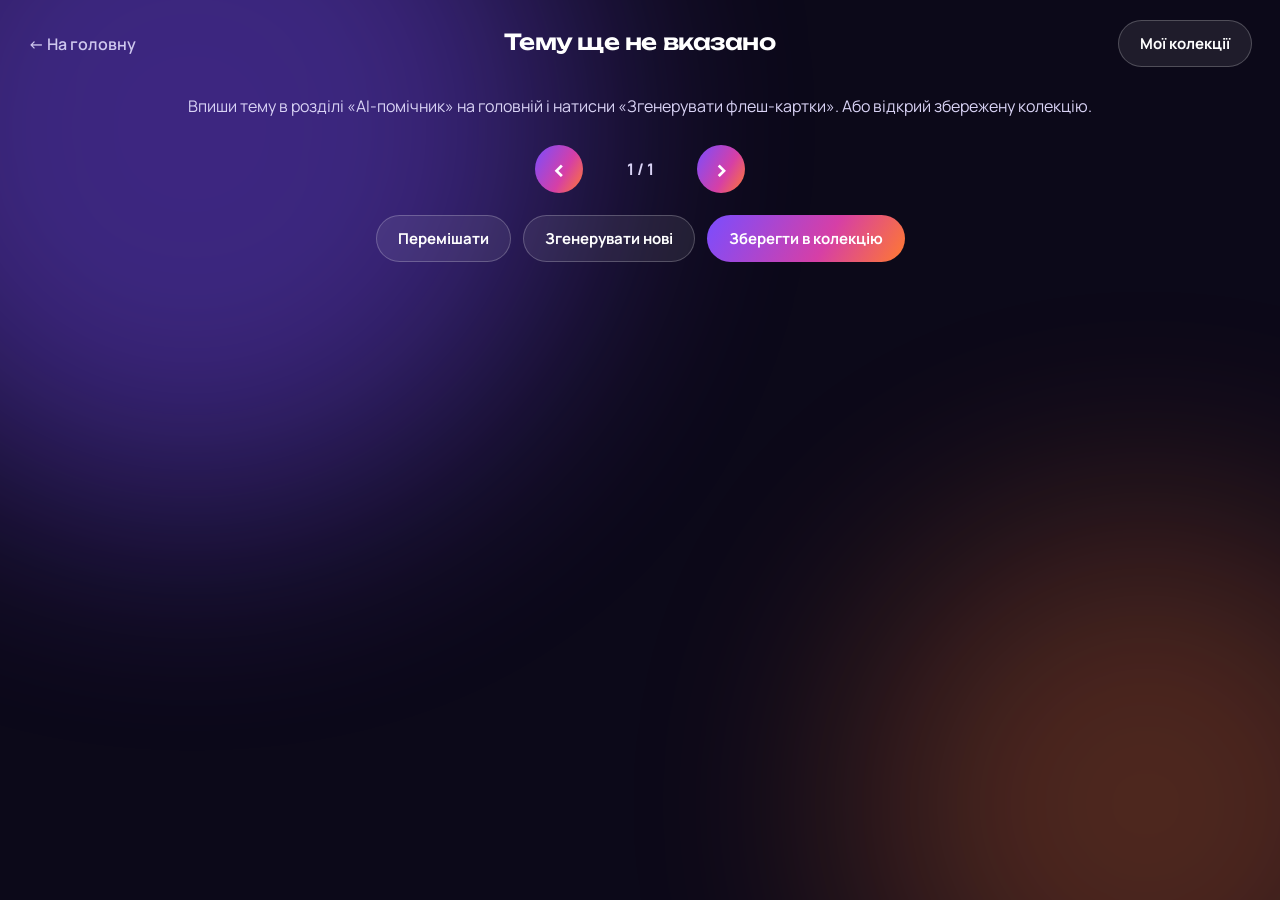
<file: frontend/flashcards.html>
<!DOCTYPE html>
<html lang="uk">
<head>
    <meta charset="UTF-8">
    <meta name="viewport" content="width=device-width, initial-scale=1.0">
    <title>Флеш-картки — AI Study Assistant</title>
    <link rel="stylesheet" href="flashcards.css">
    <script src="flashcards.js?v=2" defer></script>
</head>
<body>
    <header class="bar">
        <a class="back" href="index.html">← На головну</a>
        <div class="bar-title">
            <h1 id="setTitle">Створюю картки…</h1>
            <p id="setMeta"></p>
        </div>
        <button type="button" class="ghost" id="openCollections">Мої колекції</button>
    </header>

    <main>
        <p id="status" role="status"></p>

        <section class="stage" id="stage" aria-label="Флеш-картки" hidden>
            <div class="deck" id="deck"></div>
            <span class="drag-hint">‹ › Перетягніть</span>
        </section>

        <div class="controls" id="controls" hidden>
            <button type="button" class="round" id="prev" aria-label="Попередня картка">‹</button>
            <span id="counter">1 / 1</span>
            <button type="button" class="round" id="next" aria-label="Наступна картка">›</button>
        </div>

        <div class="actions" id="actions" hidden>
            <button type="button" class="ghost" id="shuffle">Перемішати</button>
            <button type="button" class="ghost" id="regen">Згенерувати нові</button>
            <button type="button" id="saveBtn">Зберегти в колекцію</button>
        </div>
    </main>

    <!-- Збереження -->
    <dialog id="saveDialog">
        <form method="dialog" id="saveForm">
            <h2>Зберегти в колекцію</h2>
            <label for="colSelect">Колекція</label>
            <select id="colSelect"></select>
            <div id="newColWrap" hidden>
                <label for="newColName">Назва нової колекції</label>
                <input type="text" id="newColName" maxlength="120" placeholder="Наприклад: Біологія — клітина">
            </div>
            <p id="saveMsg" role="status"></p>
            <div class="dlg-actions">
                <button type="button" class="ghost" id="saveCancel">Скасувати</button>
                <button type="submit" id="saveConfirm">Зберегти</button>
            </div>
        </form>
    </dialog>

    <!-- Мої колекції -->
    <dialog id="colDialog">
        <h2>Мої колекції</h2>
        <ul id="colList"></ul>
        <p id="colMsg" role="status"></p>
        <div class="dlg-actions"><button type="button" class="ghost" id="colClose">Закрити</button></div>
    </dialog>
</body>
</html>
</file>
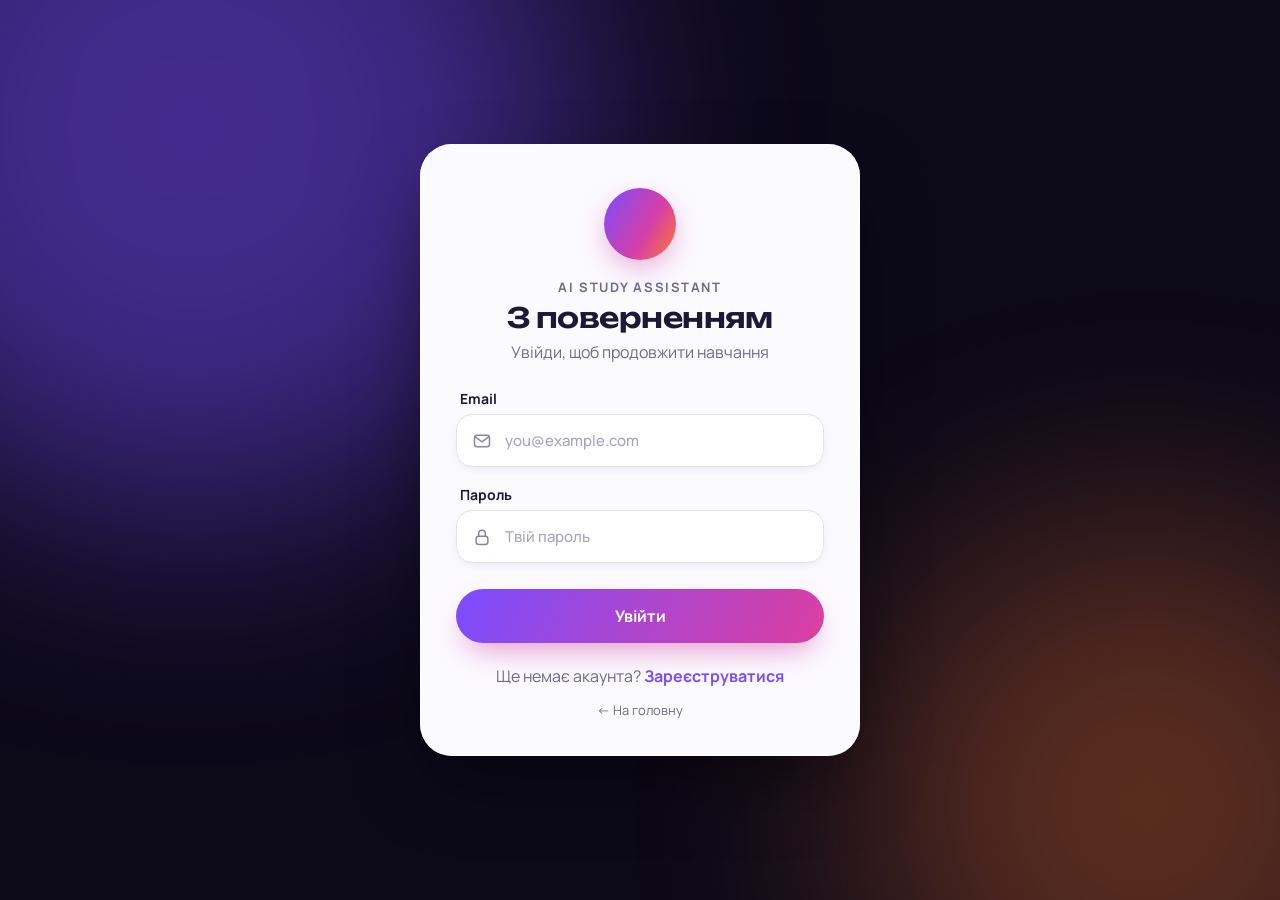
<file: frontend/login.html>
<!DOCTYPE html>
<html lang="uk">
<head>
    <meta charset="UTF-8">
    <meta name="viewport" content="width=device-width, initial-scale=1.0">
    <title>Вхід — AI Study Assistant</title>
    <link rel="stylesheet" href="auth.css">
</head>
<body>
    <main>
        <p class="brand">AI Study Assistant</p>
        <h2>З поверненням</h2>
        <p class="subtitle">Увійди, щоб продовжити навчання</p>

        <form id="login-form">
            <label for="email">Email</label>
            <div class="field"><svg viewBox="0 0 24 24"><rect x="3" y="5" width="18" height="14" rx="3"/><path d="m4 7 8 6 8-6"/></svg><input type="email" id="email" name="email" placeholder="you@example.com" required></div>
            <label for="password">Пароль</label>
            <div class="field"><svg viewBox="0 0 24 24"><rect x="5" y="11" width="14" height="10" rx="3"/><path d="M8 11V8a4 4 0 0 1 8 0v3"/></svg><input type="password" id="password" name="password" placeholder="Твій пароль" required></div>
            <button type="submit">Увійти</button>
        </form>

        <p class="switch">Ще немає акаунта? <a href="register.html">Зареєструватися</a></p>
        <a class="back" href="index.html">← На головну</a>
    </main>
    <script src="login.js"></script>
</body>
</html>
</file>
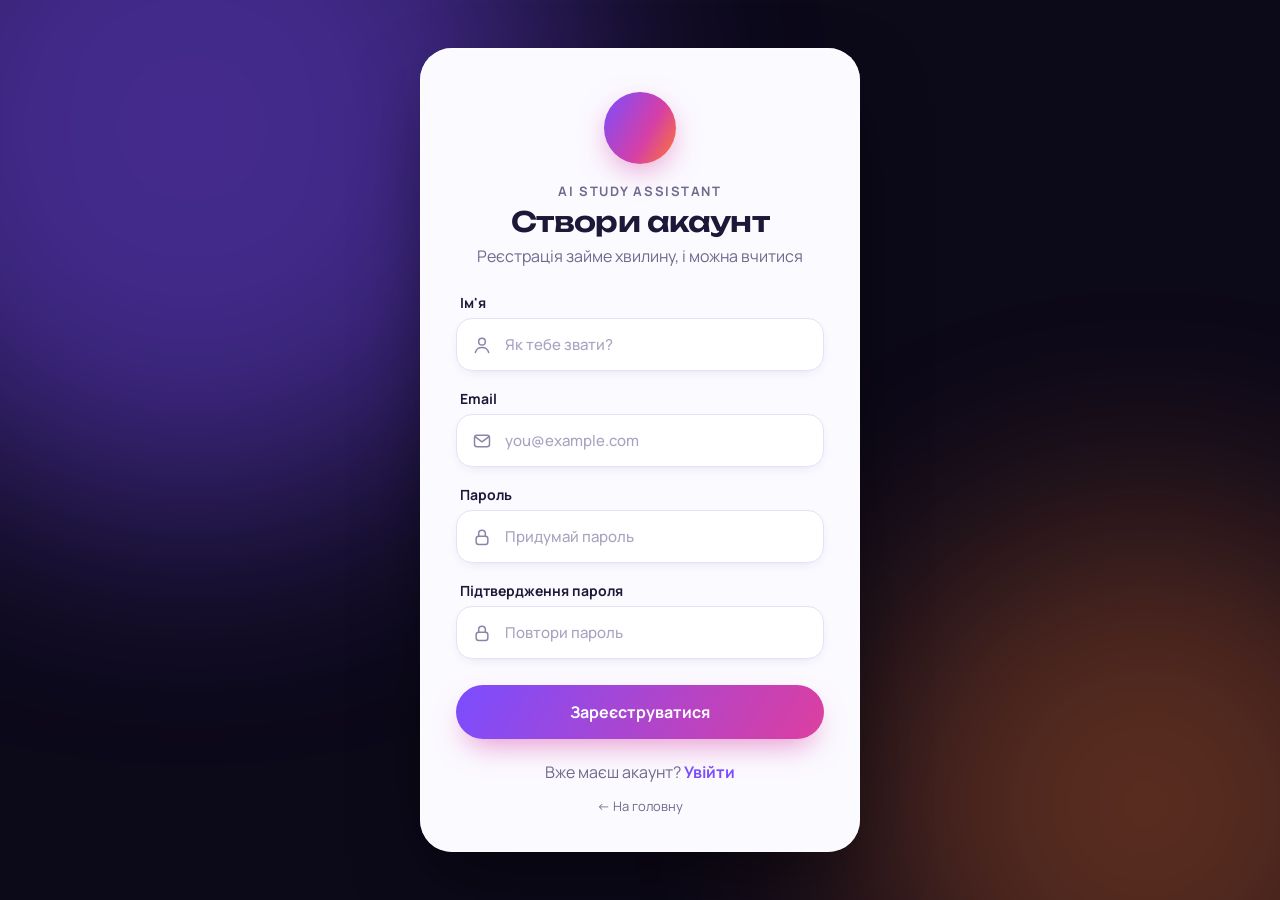
<file: frontend/register.html>
<!DOCTYPE html>
<html lang="uk">
<head>
    <meta charset="UTF-8">
    <meta name="viewport" content="width=device-width, initial-scale=1.0">
    <title>Реєстрація — AI Study Assistant</title>
    <link rel="stylesheet" href="auth.css">
</head>
<body>
    <main>
        <p class="brand">AI Study Assistant</p>
        <h2>Створи акаунт</h2>
        <p class="subtitle">Реєстрація займе хвилину, і можна вчитися</p>

        <form id="register-form">
            <label for="name">Ім'я</label>
            <div class="field"><svg viewBox="0 0 24 24"><circle cx="12" cy="8" r="4"/><path d="M4 21c1-4 4-6 8-6s7 2 8 6"/></svg><input type="text" id="name" name="name" placeholder="Як тебе звати?" required></div>
            <label for="email">Email</label>
            <div class="field"><svg viewBox="0 0 24 24"><rect x="3" y="5" width="18" height="14" rx="3"/><path d="m4 7 8 6 8-6"/></svg><input type="email" id="email" name="email" placeholder="you@example.com" required></div>
            <label for="password">Пароль</label>
            <div class="field"><svg viewBox="0 0 24 24"><rect x="5" y="11" width="14" height="10" rx="3"/><path d="M8 11V8a4 4 0 0 1 8 0v3"/></svg><input type="password" id="password" name="password" placeholder="Придумай пароль" required></div>
            <label for="confirm-password">Підтвердження пароля</label>
            <div class="field"><svg viewBox="0 0 24 24"><rect x="5" y="11" width="14" height="10" rx="3"/><path d="M8 11V8a4 4 0 0 1 8 0v3"/></svg><input type="password" id="confirm-password" name="confirm-password" placeholder="Повтори пароль" required></div>
            <button type="submit">Зареєструватися</button>
        </form>

        <p class="switch">Вже маєш акаунт? <a href="login.html">Увійти</a></p>
        <a class="back" href="index.html">← На головну</a>
    </main>
    <script src="register.js"></script>
</body>
</html>
</file>
<file: frontend/flashcards.css>
@import url("https://fonts.googleapis.com/css2?family=Manrope:wght@400;500;600;700&family=Unbounded:wght@500;600&display=swap");

:root {
  --violet: #7a4dff; --magenta: #d63fa6; --orange: #ff7a2f;
  --ink: #1d1838; --muted: #6f6a8c; --bg: #0c0919; --paper: #fbfaff;
  --grad: linear-gradient(120deg, var(--violet), var(--magenta) 60%, var(--orange));
}
* { box-sizing: border-box; }
body {
  margin: 0; min-height: 100vh; color: #fff; background: var(--bg);
  font-family: "Manrope", system-ui, sans-serif; overflow-x: hidden;
}
body::before, body::after { content: ""; position: fixed; z-index: -1; border-radius: 50%; filter: blur(120px); }
body::before { width: 60vw; height: 60vw; left: -15vw; top: -20vw; background: var(--violet); opacity: .45; }
body::after { width: 45vw; height: 45vw; right: -12vw; bottom: -15vw; background: var(--orange); opacity: .28; }

button { font: 700 15px "Manrope", sans-serif; color: #fff; background: var(--grad); border: 0; border-radius: 999px; padding: 13px 22px; cursor: pointer; }
button.ghost { background: rgba(255,255,255,.08); box-shadow: inset 0 0 0 1px rgba(255,255,255,.22); }
button:focus-visible, .card:focus-visible, a:focus-visible { outline: 3px solid #fff; outline-offset: 3px; }

.bar { display: grid; grid-template-columns: 1fr auto 1fr; align-items: center; gap: 16px; padding: 20px 28px; }
.back { color: #cfc8ee; text-decoration: none; font-weight: 600; }
.back:hover { color: var(--orange); }
.bar-title { text-align: center; }
.bar-title h1 { margin: 0; font: 600 22px "Unbounded", sans-serif; letter-spacing: -.02em; }
.bar-title p { margin: 4px 0 0; color: #b9b2d9; font-size: 14px; }
#openCollections { justify-self: end; }

main { padding: 8px 0 48px; text-align: center; }
#status { min-height: 24px; margin: 0 16px; color: #d9d3f5; }
#status.err { color: #ffb4a2; }

/* Сцена: центральна картка + нахилені сусідні, як у каруселі */
.stage { position: relative; height: min(520px, 68vh); margin: 12px auto 0; perspective: 1400px; touch-action: pan-y; cursor: grab; user-select: none; }
.stage.dragging { cursor: grabbing; }
.deck { position: absolute; inset: 0; }
.slot {
  position: absolute; left: 50%; top: 0; width: min(420px, 78vw); height: 100%;
  margin-left: calc(min(420px, 78vw) / -2);
  transition: transform .55s cubic-bezier(.2,.8,.2,1), opacity .4s, filter .4s;
}
.slot.dragging-now { transition: none; }
.card { position: relative; width: 100%; height: 100%; transform-style: preserve-3d; transition: transform .6s cubic-bezier(.2,.8,.2,1); outline-offset: -3px; border-radius: 28px; }
.card.flipped { transform: rotateY(180deg); }
.face {
  position: absolute; inset: 0; backface-visibility: hidden; -webkit-backface-visibility: hidden;
  display: flex; flex-direction: column; border-radius: 28px; overflow: hidden;
  background: var(--paper); color: var(--ink); box-shadow: 0 30px 70px -20px rgba(0,0,0,.65);
}
.face.back { transform: rotateY(180deg); padding: 28px 26px; overflow-y: auto; }

.art { flex: 1 1 55%; display: grid; place-items: center; font-size: 84px; background: linear-gradient(140deg, #ece6ff, #ffe6f3 55%, #ffeadb) center/cover; }
.art.has-img { font-size: 0; }
.term { padding: 20px 26px 26px; }
.term h3 { margin: 0; font: 600 26px/1.2 "Unbounded", sans-serif; letter-spacing: -.02em; overflow-wrap: anywhere; }
.term p { margin: 10px 0 0; color: var(--muted); font-size: 14px; }
.flip-tip { position: absolute; right: 16px; top: 16px; padding: 6px 12px; border-radius: 999px; background: rgba(255,255,255,.85); color: var(--ink); font-size: 12px; font-weight: 700; }

.answer { margin: 0 0 18px; font-size: 20px; line-height: 1.45; font-weight: 600; white-space: pre-line; overflow-wrap: anywhere; }
.assoc { margin-top: auto; padding: 14px 16px; border-radius: 16px; background: #f1ecff; font-size: 14px; line-height: 1.5; }
.assoc b { display: block; margin-bottom: 4px; color: var(--violet); }

.drag-hint { position: absolute; right: calc(50% - min(420px, 78vw) / 2 + 14px); bottom: 14px; z-index: 5; padding: 9px 16px; border-radius: 999px; background: rgba(255,255,255,.88); color: var(--ink); font-size: 13px; font-weight: 700; pointer-events: none; transition: opacity .4s; }
.stage.touched .drag-hint { opacity: 0; }

.controls { display: flex; justify-content: center; align-items: center; gap: 22px; margin-top: 26px; }
.round { width: 48px; height: 48px; padding: 0; font-size: 26px; line-height: 1; }
#counter { min-width: 70px; font-weight: 700; color: #d9d3f5; }
.actions { display: flex; flex-wrap: wrap; justify-content: center; gap: 12px; margin-top: 22px; padding: 0 16px; }

dialog { width: min(440px, 92vw); padding: 28px; border: 0; border-radius: 26px; background: var(--paper); color: var(--ink); box-shadow: 0 30px 80px -20px rgba(0,0,0,.7); }
dialog::backdrop { background: rgba(12,9,25,.7); backdrop-filter: blur(4px); }
dialog h2 { margin: 0 0 16px; font: 600 22px "Unbounded", sans-serif; }
dialog label { display: block; margin: 14px 0 6px 2px; font-size: 14px; font-weight: 700; }
dialog select, dialog input { width: 100%; padding: 13px 14px; font: 500 15px "Manrope", sans-serif; color: var(--ink); background: #fff; border: 1.5px solid #e6e2f5; border-radius: 14px; }
dialog select:focus, dialog input:focus { outline: none; border-color: var(--violet); box-shadow: 0 0 0 4px rgba(122,77,255,.16); }
dialog p[role=status] { min-height: 20px; margin: 12px 0 0; font-size: 14px; color: var(--muted); }
dialog p.err { color: #c2412a; }
.dlg-actions { display: flex; justify-content: flex-end; gap: 10px; margin-top: 16px; }
dialog ghost, dialog .ghost { color: var(--ink); background: #efeafb; box-shadow: none; }
#colList { list-style: none; margin: 0; padding: 0; max-height: 50vh; overflow-y: auto; }
#colList li { display: flex; align-items: center; gap: 10px; padding: 12px 0; border-bottom: 1px solid #ece8f8; }
#colList .name { flex: 1; font-weight: 700; }
#colList .count { color: var(--muted); font-size: 13px; }
#colList button { padding: 8px 14px; font-size: 13px; }

@media (max-width: 640px) { .bar { grid-template-columns: 1fr; text-align: center; } #openCollections { justify-self: center; } }
@media (prefers-reduced-motion: reduce) { * { transition: none !important; } }
</file>
<file: frontend/auth.css>
/* ============================================================
   Сторінки входу та реєстрації — білі картки на темному фоні
   з тими ж акцентами (фіолетовий / малиновий / помаранчевий)
   ============================================================ */
@import url("https://fonts.googleapis.com/css2?family=Manrope:wght@400;500;600;700&family=Unbounded:wght@500;600&display=swap");

:root {
  --violet: #7a4dff;
  --magenta: #d63fa6;
  --orange: #ff7a2f;
  --ink: #1d1838;
  --muted: #6f6a8c;
  --grad: linear-gradient(120deg, var(--violet), var(--magenta) 60%, var(--orange));
}
* { box-sizing: border-box; }

body {
  margin: 0;
  min-height: 100vh;
  display: grid;
  place-items: center;
  padding: 32px 16px;
  font-family: "Manrope", system-ui, sans-serif;
  color: var(--ink);
  background: #0c0919;
  position: relative;
  overflow-x: hidden;
}
/* м'який темний фон з кольоровими плямами */
body::before, body::after {
  content: "";
  position: fixed;
  z-index: -1;
  border-radius: 50%;
  filter: blur(120px);
  animation: float 20s ease-in-out infinite alternate;
}
body::before { width: 60vw; height: 60vw; left: -15vw; top: -20vw; background: var(--violet); opacity: .5; }
body::after  { width: 45vw; height: 45vw; right: -12vw; bottom: -15vw; background: var(--orange); opacity: .32; animation-delay: -8s; }
@keyframes float { to { transform: translate(6vw, 5vh) scale(1.15); } }

main {
  width: 100%;
  max-width: 440px;
  padding: 44px 36px 36px;
  border-radius: 32px;
  background: #fbfaff;
  box-shadow: 0 30px 80px -20px rgba(0, 0, 0, .6), 0 0 0 1px rgba(255, 255, 255, .6) inset;
  text-align: center;
  animation: rise .7s cubic-bezier(.2, .8, .2, 1) both;
}
@keyframes rise { from { opacity: 0; transform: translateY(24px); } }

/* логотип-кружечок */
main::before {
  content: "";
  display: block;
  width: 72px; height: 72px;
  margin: 0 auto 18px;
  border-radius: 50%;
  background: var(--grad);
  box-shadow: 0 10px 30px -6px rgba(214, 63, 166, .55);
  -webkit-mask: none;
}
.brand { margin: 0 0 4px; font-size: 13px; font-weight: 700; letter-spacing: .12em; text-transform: uppercase; color: var(--muted); }
h2 { margin: 0 0 6px; font-family: "Unbounded", "Manrope", sans-serif; font-size: 28px; font-weight: 600; letter-spacing: -.02em; }
.subtitle { margin: 0 0 26px; color: var(--muted); }

form { text-align: left; }
label { display: block; margin: 0 0 6px 4px; font-size: 14px; font-weight: 700; }

.field { position: relative; margin-bottom: 18px; }
.field svg {
  position: absolute; left: 16px; top: 50%; transform: translateY(-50%);
  width: 20px; height: 20px; stroke: #8b86a8; fill: none; stroke-width: 1.8; stroke-linecap: round; stroke-linejoin: round;
  pointer-events: none;
}
input {
  width: 100%;
  padding: 15px 16px 15px 48px;
  font: 500 15px "Manrope", sans-serif;
  color: var(--ink);
  background: #fff;
  border: 1.5px solid #e6e2f5;
  border-radius: 16px;
  box-shadow: 0 4px 14px -8px rgba(60, 40, 140, .25);
  transition: border-color .2s, box-shadow .2s;
}
input::placeholder { color: #a8a3c0; }
input:focus { outline: none; border-color: var(--violet); box-shadow: 0 0 0 4px rgba(122, 77, 255, .16); }
.field:focus-within svg { stroke: var(--violet); }

button[type="submit"] {
  width: 100%;
  margin-top: 8px;
  padding: 16px;
  font: 700 16px "Manrope", sans-serif;
  color: #fff;
  background: var(--grad);
  background-size: 160% 100%;
  border: 0;
  border-radius: 999px;
  cursor: pointer;
  box-shadow: 0 14px 30px -10px rgba(214, 63, 166, .6);
  transition: transform .2s, background-position .4s;
}
button[type="submit"]:hover { transform: translateY(-2px); background-position: 100% 0; }

.switch { margin: 22px 0 0; text-align: center; color: var(--muted); }
.switch a { color: var(--violet); font-weight: 700; text-decoration: none; }
.switch a:hover { text-decoration: underline; }
.back { display: inline-block; margin-top: 14px; font-size: 13px; color: var(--muted); text-decoration: none; }
.back:hover { color: var(--orange); }

@media (max-width: 480px) { main { padding: 36px 22px 28px; border-radius: 26px; } }
@media (prefers-reduced-motion: reduce) { *, *::before, *::after { animation: none !important; } }
</file>
